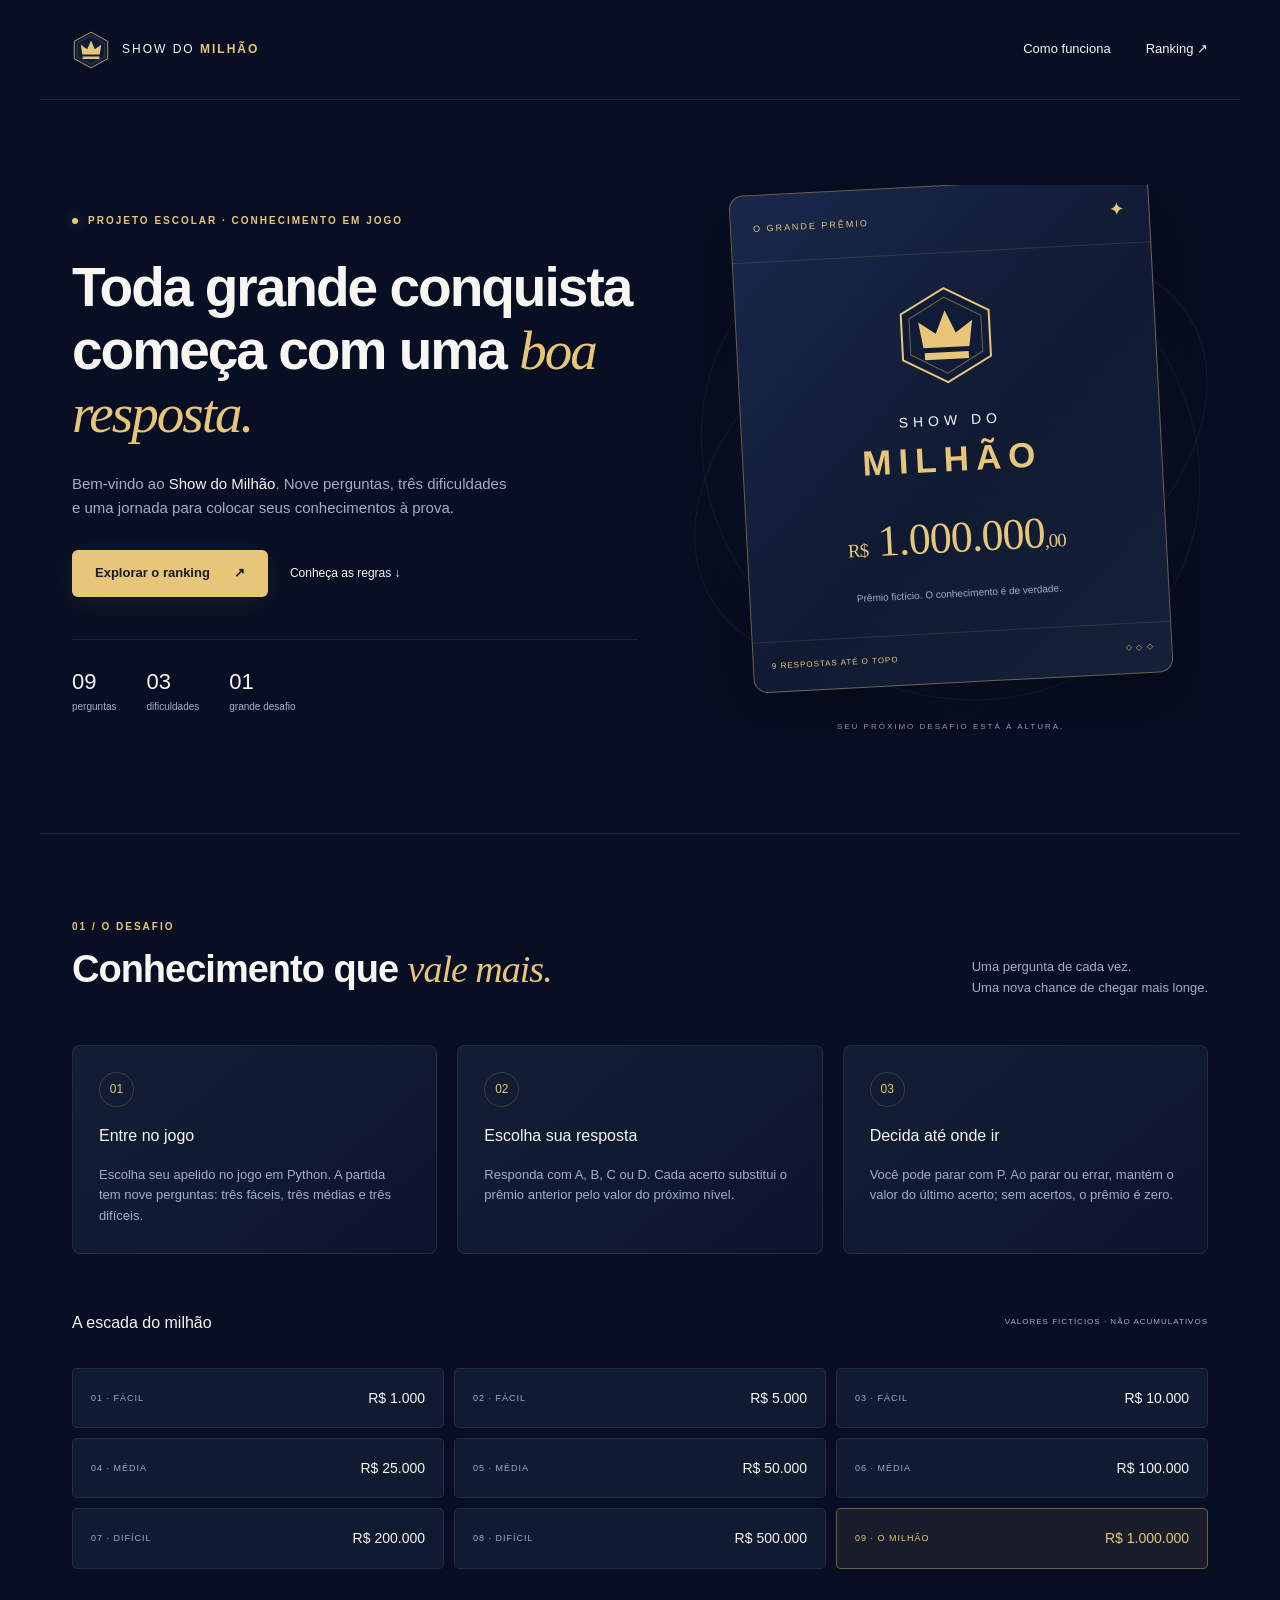
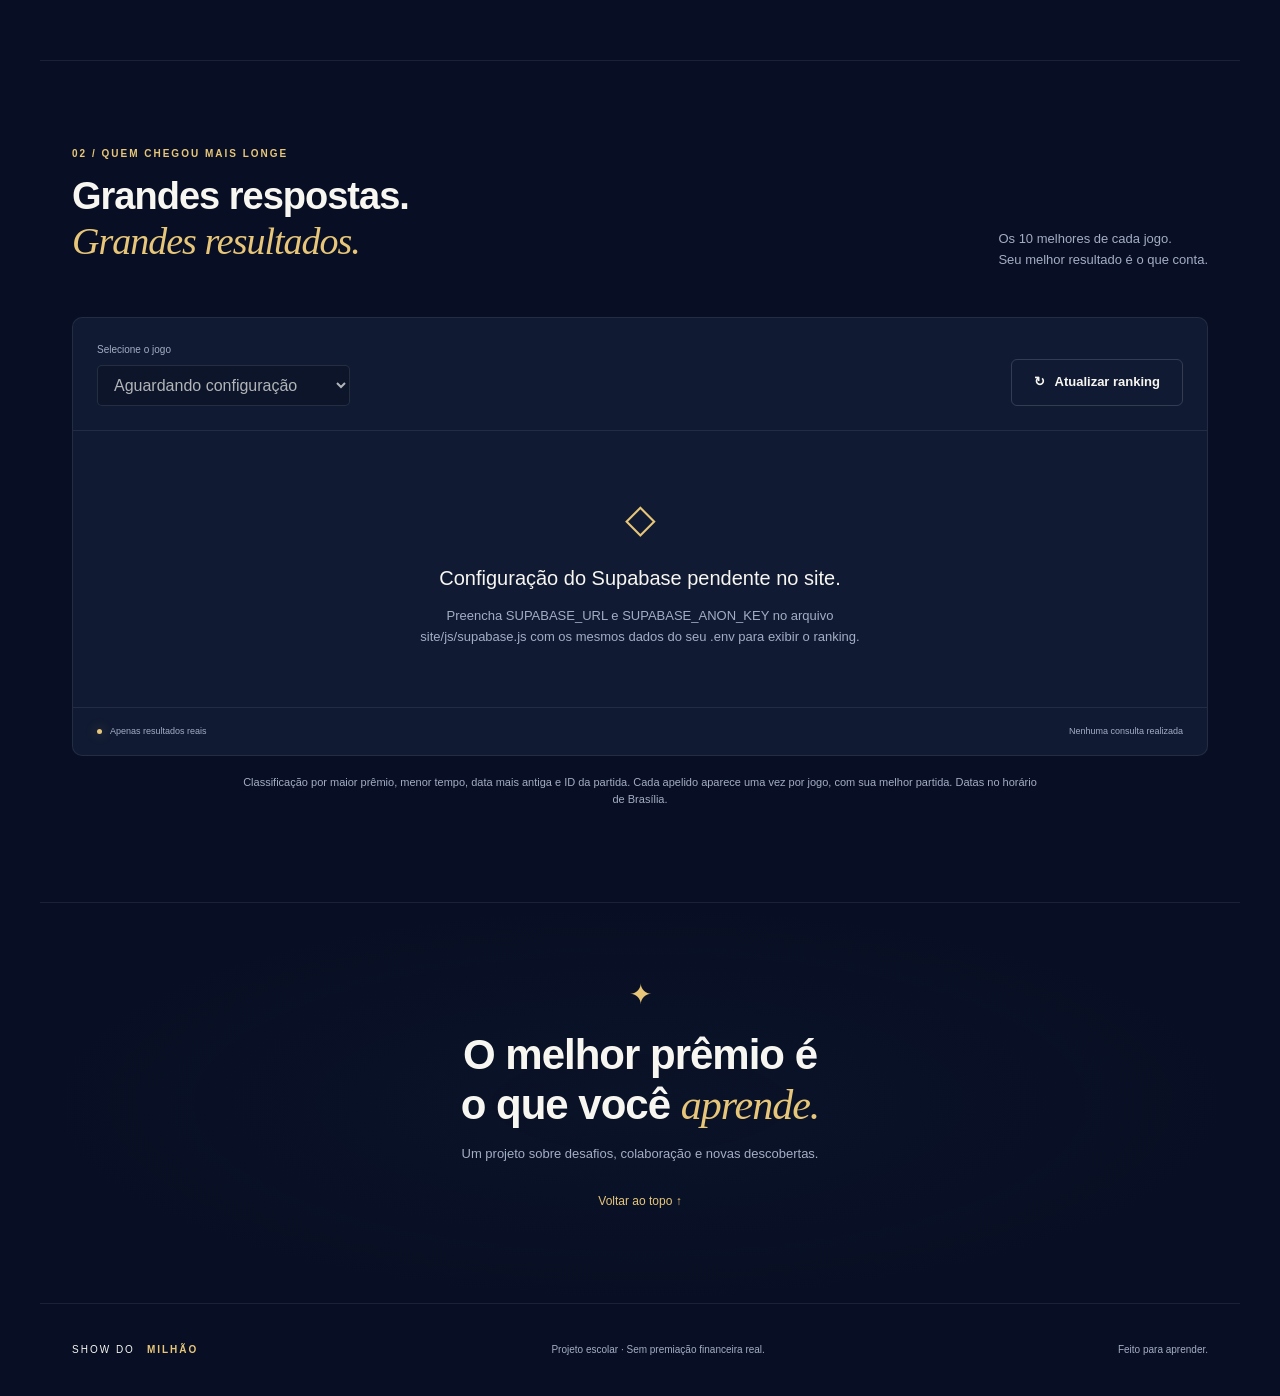
<file: index.html>
<!doctype html>
<html lang="pt-BR">
<head>
  <meta charset="utf-8">
  <meta name="viewport" content="width=device-width, initial-scale=1">
  <meta name="theme-color" content="#080f24">
  <meta http-equiv="refresh" content="0; url=./site/">
  <title>Show do Milhão</title>
  <style>
    :root { color-scheme: dark; }
    body { margin: 0; min-height: 100vh; display: grid; place-items: center; background: #080f24; color: #f7f6f0; font: 1rem/1.6 Arial, sans-serif; }
    main { padding: 2rem; text-align: center; }
    a { color: #e7c679; }
    a:focus-visible { outline: 3px solid #e7c679; outline-offset: 5px; }
  </style>
</head>
<body>
  <main>
    <h1>Show do Milhão</h1>
    <p>Abrindo o site do projeto…</p>
    <p><a href="./site/">Acessar o site</a></p>
  </main>
</body>
</html>
</file>
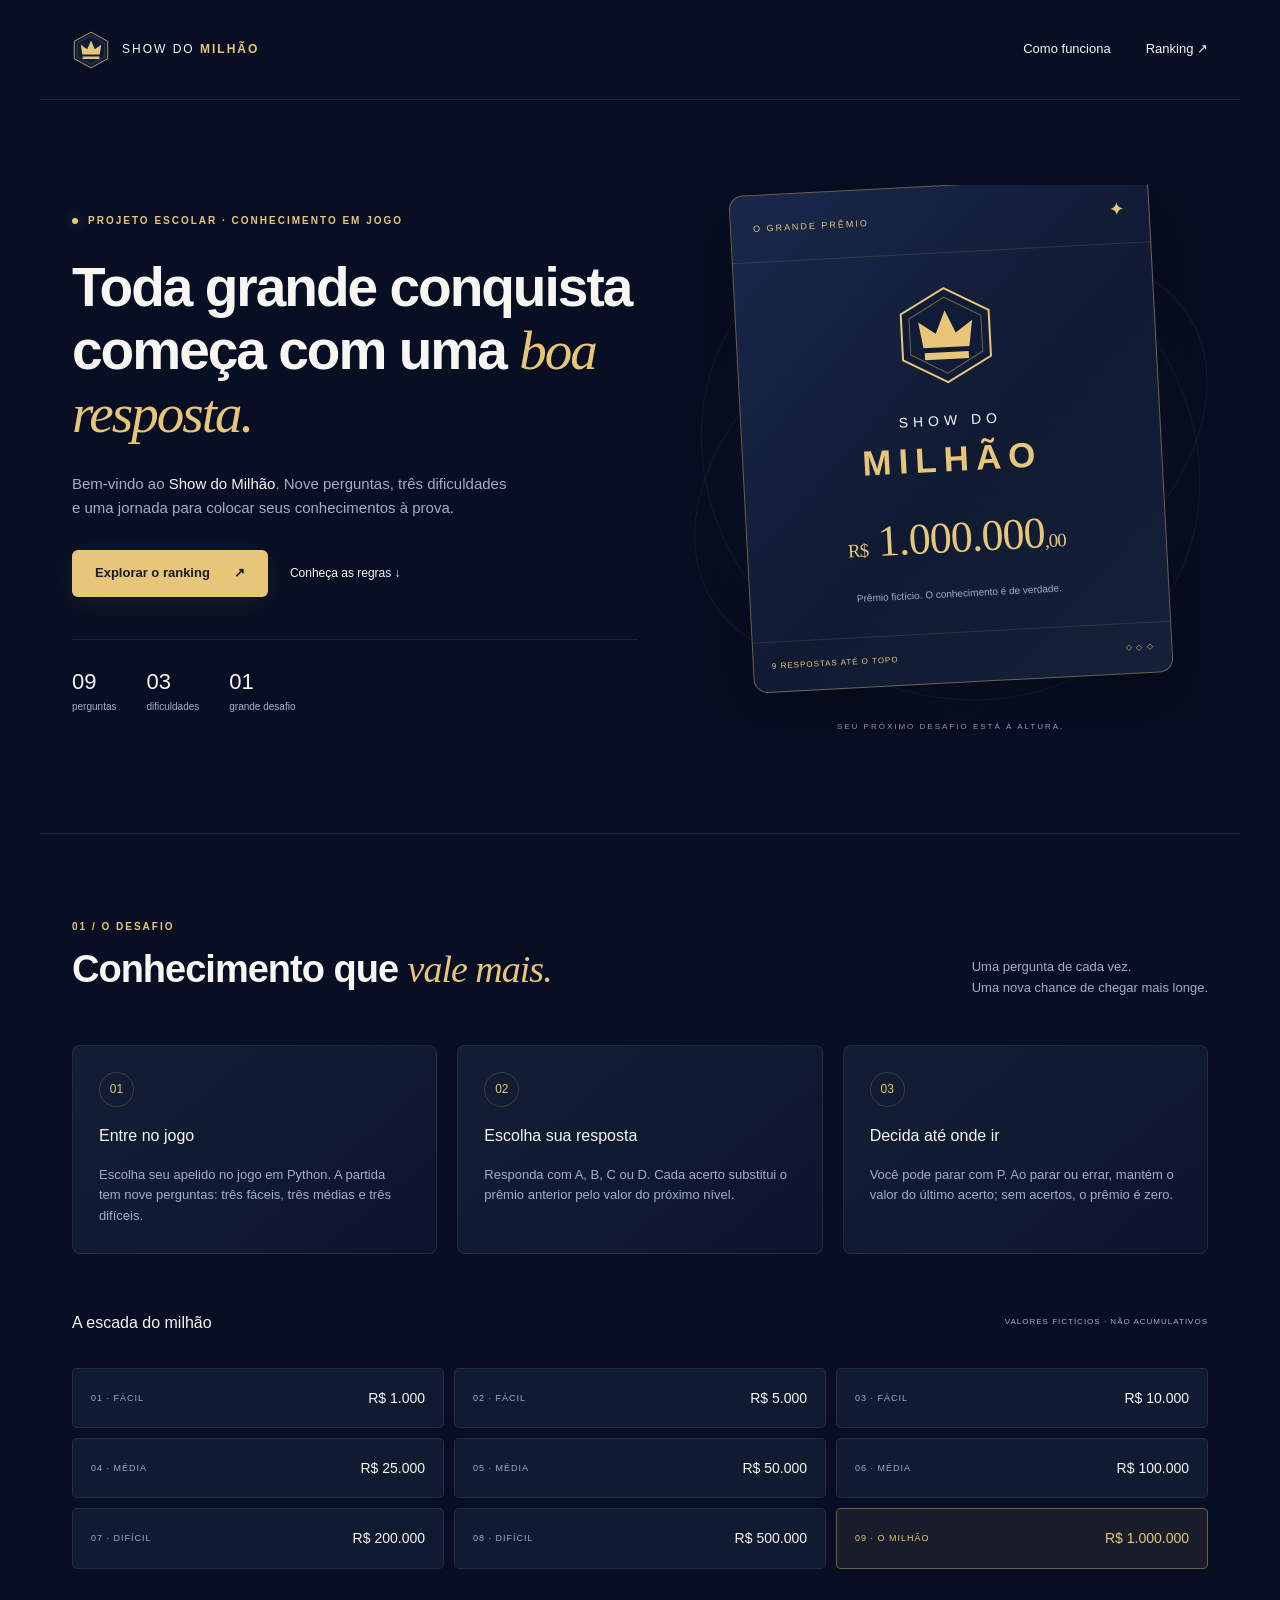
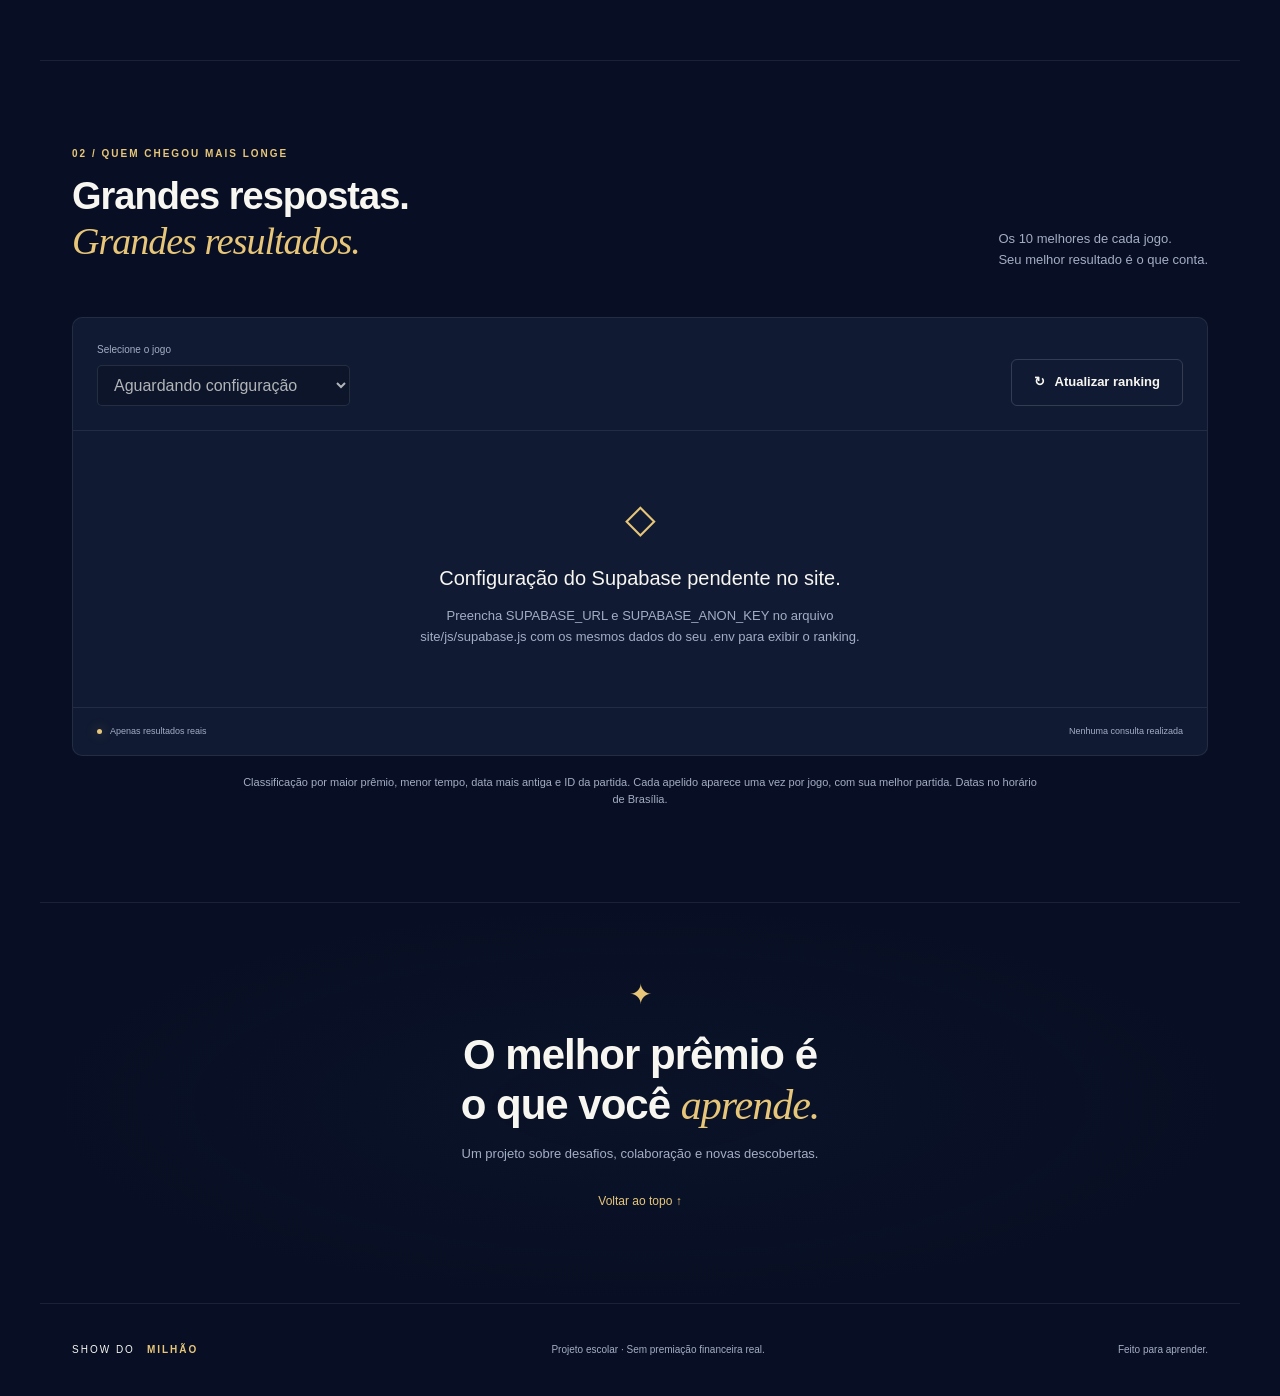
<file: site/index.html>
<!doctype html>
<html lang="pt-BR">
<head>
  <meta charset="utf-8">
  <meta name="viewport" content="width=device-width, initial-scale=1">
  <meta name="theme-color" content="#080f24">
  <meta name="description" content="Conhecimento que vale um milhão. Conheça o projeto escolar Show do Milhão e acompanhe os melhores resultados.">
  <title>Show do Milhão • Conhecimento em jogo</title>
  <link rel="icon" href="assets/emblema.svg" type="image/svg+xml">
  <link rel="stylesheet" href="css/style.css">
  <script defer src="js/supabase.js"></script>
  <script defer src="js/ranking.js"></script>
  <script defer src="js/app.js"></script>
</head>
<body>
  <a class="skip-link" href="#conteudo">Pular para o conteúdo</a>
  <header class="header"><a class="brand" href="#inicio" aria-label="Show do Milhão, início"><img src="assets/emblema.svg" width="38" height="38" alt=""><span>SHOW DO <strong>MILHÃO</strong></span></a><nav aria-label="Navegação principal"><a href="#como-funciona">Como funciona</a><a href="#ranking">Ranking <span aria-hidden="true">↗</span></a></nav></header>
  <main id="conteudo">
    <section class="hero" id="inicio" aria-labelledby="titulo">
      <div class="hero-copy"><p class="eyebrow"><span class="dot"></span> PROJETO ESCOLAR · CONHECIMENTO EM JOGO</p><h1 id="titulo">Toda grande conquista começa com uma <em>boa resposta.</em></h1><p class="intro">Bem-vindo ao <strong>Show do Milhão</strong>. Nove perguntas, três dificuldades e uma jornada para colocar seus conhecimentos à prova.</p><a class="button primary" href="#ranking">Explorar o ranking <span aria-hidden="true">↗</span></a><a class="text-link" href="#como-funciona">Conheça as regras <span aria-hidden="true">↓</span></a><div class="hero-stats"><span><strong>09</strong> perguntas</span><span><strong>03</strong> dificuldades</span><span><strong>01</strong> grande desafio</span></div></div>
      <div class="prize-stage"><div class="orbit orbit-one"></div><div class="orbit orbit-two"></div><div class="prize-card"><div class="card-top"><span>O GRANDE PRÊMIO</span><span aria-hidden="true">✦</span></div><img class="emblem" src="assets/emblema.svg" width="100" height="100" alt=""><p class="show-name">SHOW DO <strong>MILHÃO</strong></p><div class="prize-amount"><span>R$</span> 1.000.000<span>,00</span></div><p class="prize-note">Prêmio fictício. O conhecimento é de verdade.</p><div class="card-bottom"><span>9 RESPOSTAS ATÉ O TOPO</span><span aria-hidden="true">◇ ◇ ◇</span></div></div><span class="stage-caption">SEU PRÓXIMO DESAFIO ESTÁ À ALTURA.</span></div>
    </section>
    <section class="rules section" id="como-funciona" aria-labelledby="regras-titulo"><div class="section-heading"><div><p class="eyebrow">01 / O DESAFIO</p><h2 id="regras-titulo">Conhecimento que <em>vale mais.</em></h2></div><p>Uma pergunta de cada vez.<br>Uma nova chance de chegar mais longe.</p></div>
      <div class="rule-grid"><article><span class="step">01</span><h3>Entre no jogo</h3><p>Escolha seu apelido no jogo em Python. A partida tem nove perguntas: três fáceis, três médias e três difíceis.</p></article><article><span class="step">02</span><h3>Escolha sua resposta</h3><p>Responda com A, B, C ou D. Cada acerto substitui o prêmio anterior pelo valor do próximo nível.</p></article><article><span class="step">03</span><h3>Decida até onde ir</h3><p>Você pode parar com P. Ao parar ou errar, mantém o valor do último acerto; sem acertos, o prêmio é zero.</p></article></div>
      <div class="ladder-heading"><h3>A escada do milhão</h3><span>VALORES FICTÍCIOS · NÃO ACUMULATIVOS</span></div><ol class="prize-ladder"><li><span>01 · FÁCIL</span><strong>R$ 1.000</strong></li><li><span>02 · FÁCIL</span><strong>R$ 5.000</strong></li><li><span>03 · FÁCIL</span><strong>R$ 10.000</strong></li><li><span>04 · MÉDIA</span><strong>R$ 25.000</strong></li><li><span>05 · MÉDIA</span><strong>R$ 50.000</strong></li><li><span>06 · MÉDIA</span><strong>R$ 100.000</strong></li><li><span>07 · DIFÍCIL</span><strong>R$ 200.000</strong></li><li><span>08 · DIFÍCIL</span><strong>R$ 500.000</strong></li><li class="million"><span>09 · O MILHÃO</span><strong>R$ 1.000.000</strong></li></ol>
    </section>
    <section class="section ranking-section" id="ranking" aria-labelledby="ranking-titulo"><div class="section-heading"><div><p class="eyebrow">02 / QUEM CHEGOU MAIS LONGE</p><h2 id="ranking-titulo">Grandes respostas.<br><em>Grandes resultados.</em></h2></div><p>Os 10 melhores de cada jogo.<br>Seu melhor resultado é o que conta.</p></div>
      <div class="ranking-panel"><div class="ranking-toolbar"><div class="filter"><label for="jogo-filtro">Selecione o jogo</label><select id="jogo-filtro" disabled><option value="">Aguardando configuração</option></select></div><button class="button secondary" id="atualizar" type="button"><span aria-hidden="true">↻</span> Atualizar ranking</button></div><div id="ranking-status" class="ranking-status" role="status" aria-live="polite"><span class="status-icon" aria-hidden="true">◇</span><h3>O próximo destaque pode ser você.</h3><p>O ranking aguarda configuração do Supabase. Os resultados aparecerão aqui quando a conexão estiver disponível.</p></div><div id="ranking-table-wrap" class="table-wrap" hidden><table><caption class="sr-only">Os dez melhores jogadores do jogo selecionado</caption><thead><tr><th scope="col">Posição</th><th scope="col">Jogo</th><th scope="col">Apelido</th><th scope="col">Prêmio</th><th scope="col">Tempo</th><th scope="col">Data</th></tr></thead><tbody id="ranking-body"></tbody></table></div><div class="ranking-footnote"><span><span class="dot"></span> Apenas resultados reais</span><span id="ranking-updated">Nenhuma consulta realizada</span></div></div><p class="ranking-explanation">Classificação por maior prêmio, menor tempo, data mais antiga e ID da partida. Cada apelido aparece uma vez por jogo, com sua melhor partida. Datas no horário de Brasília.</p>
    </section>
    <section class="closing"><span aria-hidden="true">✦</span><h2>O melhor prêmio é<br>o que você <em>aprende.</em></h2><p>Um projeto sobre desafios, colaboração e novas descobertas.</p><a class="text-link" href="#inicio">Voltar ao topo ↑</a></section>
  </main><footer><a class="brand" href="#inicio">SHOW DO <strong>MILHÃO</strong></a><p>Projeto escolar · Sem premiação financeira real.</p><span>Feito para aprender.</span></footer>
  <noscript><p class="noscript">Ative o JavaScript para consultar o ranking. As regras continuam disponíveis nesta página.</p></noscript>
</body>
</html>
</file>
<file: site/css/style.css>
:root{--bg:#080f24;--panel:#101a32;--gold:#e7c679;--muted:#a3adc4;--line:#ffffff14;--white:#f7f6f0;color-scheme:dark}*{box-sizing:border-box}html{scroll-behavior:smooth;scroll-padding-top:30px}body{margin:0;background:var(--bg);color:var(--white);font-family:Arial,Helvetica,sans-serif;line-height:1.6}a{color:inherit;text-decoration:none}button,select{font:inherit}button,a,select{-webkit-tap-highlight-color:transparent}a:focus-visible,button:focus-visible,select:focus-visible{outline:3px solid var(--gold);outline-offset:5px}[hidden]{display:none!important}.header,main,footer{max-width:1200px;margin:auto}.header{height:100px;display:flex;align-items:center;justify-content:space-between;padding:0 32px;border-bottom:1px solid var(--line)}.brand{display:flex;gap:12px;align-items:center;font-size:12px;letter-spacing:2px}.brand strong{color:var(--gold)}nav{display:flex;gap:35px;font-size:13px}nav a:hover,.text-link:hover{color:var(--gold)}.hero{min-height:700px;display:grid;grid-template-columns:1.1fr 1fr;align-items:center;gap:55px;padding:85px 32px 100px}.eyebrow{font-size:10px;letter-spacing:2px;color:var(--gold);font-weight:700;display:flex;align-items:center;gap:10px}.dot{display:inline-block;width:6px;height:6px;background:var(--gold);border-radius:50%;box-shadow:0 0 12px #e7c67966}h1{font-size:clamp(38px,4.3vw,58px);line-height:1.13;letter-spacing:-2px;margin:27px 0}em{font-family:Georgia,'Times New Roman',serif;font-weight:400;color:var(--gold)}.intro{font-size:15px;max-width:440px;color:var(--muted);margin-bottom:30px}.intro strong{color:var(--white);font-weight:400}.button{min-height:46px;display:inline-flex;align-items:center;justify-content:center;gap:24px;padding:12px 22px;border:1px solid transparent;border-radius:6px;font-size:13px;font-weight:700;cursor:pointer;transition:transform .2s,background .2s}.button:hover{transform:translateY(-2px)}.primary{background:var(--gold);color:#151b2a;box-shadow:0 5px 30px #e7c67914}.text-link{display:inline-block;font-size:12px;margin-left:22px}.hero-stats{display:flex;gap:30px;border-top:1px solid var(--line);margin-top:42px;padding-top:24px;color:var(--muted);font-size:10px}.hero-stats strong{display:block;color:var(--white);font-size:22px;font-weight:400}.prize-stage{position:relative;display:flex;flex-direction:column;align-items:center;justify-content:center;min-width:0;min-height:450px;background:radial-gradient(ellipse,#24386788,transparent 70%)}.prize-card{z-index:1;width:100%;max-width:420px;overflow:hidden;border:1px solid #e7c67966;border-radius:14px;background:linear-gradient(135deg,#19284b,#101a33 55%,#152039);box-shadow:0 25px 80px #0006;text-align:center;transform:rotate(-3deg);animation:arrive .9s ease-out}.card-top,.card-bottom{display:flex;align-items:center;justify-content:space-between;color:var(--gold);padding:18px 22px;font-size:9px;letter-spacing:2px;border-bottom:1px solid #e7c67922}.card-top span:last-child{font-size:19px}.emblem{margin-top:32px}.show-name{font-size:14px;letter-spacing:5px;margin:16px 0}.show-name strong{display:block;font-size:35px;letter-spacing:7px;color:var(--gold)}.prize-amount{color:var(--gold);font-family:Georgia,serif;font-size:44px;white-space:nowrap;letter-spacing:-1px}.prize-amount span{font-size:19px}.prize-note{font-size:10px;color:var(--muted);margin:12px 8px 30px}.card-bottom{border-bottom:0;border-top:1px solid #e7c67922;padding:18px;letter-spacing:1px;font-size:8px}.orbit{position:absolute;width:108%;height:65%;border:1px solid #e7c67912;border-radius:50%;transform:rotate(-30deg)}.orbit-two{transform:rotate(35deg);width:100%;height:85%}.stage-caption{font-size:8px;letter-spacing:2px;color:var(--muted);margin-top:38px}.section{padding:75px 32px;border-top:1px solid var(--line)}.section-heading{display:flex;justify-content:space-between;align-items:flex-end;gap:25px;margin-bottom:40px}h2{font-size:38px;line-height:1.2;letter-spacing:-1px;margin:12px 0}.section-heading>p{font-size:13px;color:var(--muted);margin-bottom:6px}.rule-grid{display:grid;grid-template-columns:repeat(3,1fr);gap:20px}.rule-grid article{padding:26px;border:1px solid var(--line);border-radius:8px;background:linear-gradient(140deg,#131e35,#0c152b)}.step{font-size:12px;color:var(--gold);border:1px solid #e7c67933;border-radius:50%;width:35px;height:35px;display:grid;place-items:center}h3{font-size:16px;font-weight:500}.rule-grid p{font-size:13px;color:var(--muted);margin-bottom:0}.ladder-heading{margin-top:40px;display:flex;align-items:center;justify-content:space-between;gap:15px}.ladder-heading span{font-size:8px;letter-spacing:1px;color:var(--muted)}.prize-ladder{padding:0;list-style:none;display:grid;grid-template-columns:repeat(3,1fr);gap:10px}.prize-ladder li{display:flex;justify-content:space-between;align-items:center;padding:18px;background:#101a30;border:1px solid var(--line);border-radius:5px;gap:8px}.prize-ladder span{color:var(--muted);font-size:9px;letter-spacing:1px}.prize-ladder strong{font-size:14px;font-weight:500}.prize-ladder .million{background:#e7c67914;border-color:#e7c67966;color:var(--gold)}.million span{color:var(--gold)}.ranking-panel{border:1px solid var(--line);border-radius:10px;background:var(--panel);overflow:hidden}.ranking-toolbar{padding:24px;display:flex;justify-content:space-between;align-items:flex-end;gap:18px;border-bottom:1px solid var(--line)}.filter{display:flex;flex-direction:column;gap:7px;min-width:250px}.filter label{font-size:10px;color:var(--muted)}select{background:#0b1428;border:1px solid #ffffff26;color:var(--white);border-radius:5px;padding:10px 35px 10px 12px;max-width:100%}.secondary{border-color:#ffffff26;background:transparent;color:var(--white);gap:10px}.secondary:hover{background:#ffffff09}button:disabled{opacity:.5;cursor:wait;transform:none}.ranking-status{text-align:center;padding:55px 24px 60px;max-width:520px;margin:auto}.status-icon{font-size:40px;color:var(--gold)}.ranking-status h3{font-size:20px;margin:12px 0}.ranking-status p{font-size:13px;color:var(--muted);margin:0}.ranking-footnote{display:flex;justify-content:space-between;gap:15px;padding:16px 24px;border-top:1px solid var(--line);font-size:9px;color:var(--muted)}.ranking-footnote .dot{margin-right:6px;width:5px;height:5px}.ranking-explanation{font-size:11px;color:var(--muted);max-width:800px;margin:18px auto;text-align:center}.table-wrap{overflow-x:auto}table{width:100%;border-collapse:collapse;text-align:left;font-size:12px;white-space:nowrap}th{font-size:9px;text-transform:uppercase;letter-spacing:1px;color:var(--muted);font-weight:400;background:#0c152a}td,th{padding:18px 20px;border-bottom:1px solid var(--line)}td:nth-child(3){font-weight:700}td:nth-child(4){color:var(--gold)}.place{display:inline-grid;place-items:center;min-width:28px;height:28px;border-radius:50%;color:var(--muted)}.top-1 .place{background:#e7c67922;color:var(--gold);border:1px solid #e7c67955}.top-2 .place{background:#bfcce122;color:#dbe2ef}.top-3 .place{background:#c3957022;color:#dca980}.top-1{background:#e7c67905}.closing{padding:70px 32px 90px;text-align:center;border-top:1px solid var(--line);background:radial-gradient(ellipse at center,#1b2a4422,transparent 70%)}.closing>span{color:var(--gold);font-size:28px}.closing h2{font-size:42px}.closing p{color:var(--muted);font-size:13px}.closing .text-link{margin:15px 0 0;color:var(--gold)}footer{padding:28px 32px;display:flex;align-items:center;justify-content:space-between;gap:20px;border-top:1px solid var(--line);color:var(--muted);font-size:10px}footer .brand{font-size:10px;color:var(--white)}.sr-only,.skip-link:not(:focus){position:absolute;width:1px;height:1px;overflow:hidden;clip-path:inset(50%);white-space:nowrap}.skip-link:focus{position:fixed;top:10px;left:10px;background:var(--gold);color:var(--bg);padding:12px;z-index:10}.noscript{text-align:center;padding:20px;color:var(--gold)}@keyframes arrive{from{opacity:0;transform:translateY(20px) rotate(-3deg)}to{opacity:1;transform:translateY(0) rotate(-3deg)}}@media(min-width:1400px){body{background:radial-gradient(ellipse at 75% 15%,#15264a55,transparent 40%),var(--bg)}}@media(max-width:850px){.hero{gap:30px;padding-top:55px}.prize-amount{font-size:32px}.text-link{margin:18px 0 0;display:block}.prize-ladder li{padding:13px;flex-wrap:wrap}.rule-grid article{padding:20px}h2{font-size:32px}.hero-stats{gap:20px}.show-name strong{font-size:29px}}@media(max-width:650px){.header{height:80px;padding:0 20px}.brand{font-size:9px;letter-spacing:1px;gap:8px}.brand img{width:30px;height:30px}nav{gap:18px;font-size:11px}.hero{grid-template-columns:1fr;padding:48px 24px;gap:25px}.eyebrow{font-size:8px;letter-spacing:1.4px}h1{font-size:43px;max-width:480px}.hero-copy>.text-link{display:inline-block;margin:0 0 0 14px}.hero-stats{margin-top:28px;justify-content:space-between}.prize-stage{min-height:435px;margin-top:10px}.prize-card{max-width:340px}.prize-amount{font-size:38px}.section{padding:48px 20px}.section-heading{display:block;margin-bottom:28px}.section-heading>p{margin-top:20px}.rule-grid{grid-template-columns:1fr;gap:12px}.rule-grid article{padding:20px 22px}.rule-grid h3{margin:12px 0 7px}.prize-ladder{grid-template-columns:1fr}.prize-ladder li{padding:15px 18px}.prize-ladder strong{font-size:16px}.ladder-heading{align-items:flex-start;flex-direction:column;gap:0}.ladder-heading h3{margin-bottom:8px}.ranking-toolbar{align-items:stretch;flex-direction:column;padding:20px}.filter{min-width:0}.ranking-toolbar button{align-self:flex-start}.ranking-footnote{flex-direction:column;gap:7px;padding:15px 20px}.closing{padding:50px 20px}.closing h2{font-size:37px}footer{padding:25px 20px;flex-wrap:wrap}footer p{width:100%;order:3;margin:0}.stage-caption{font-size:7px}}@media(prefers-reduced-motion:reduce){html{scroll-behavior:auto}*,*:before,*:after{animation:none!important;transition:none!important}}
/* Limita as órbitas decorativas à área do prêmio em telas estreitas. */
.prize-stage{overflow:hidden}
</file>
